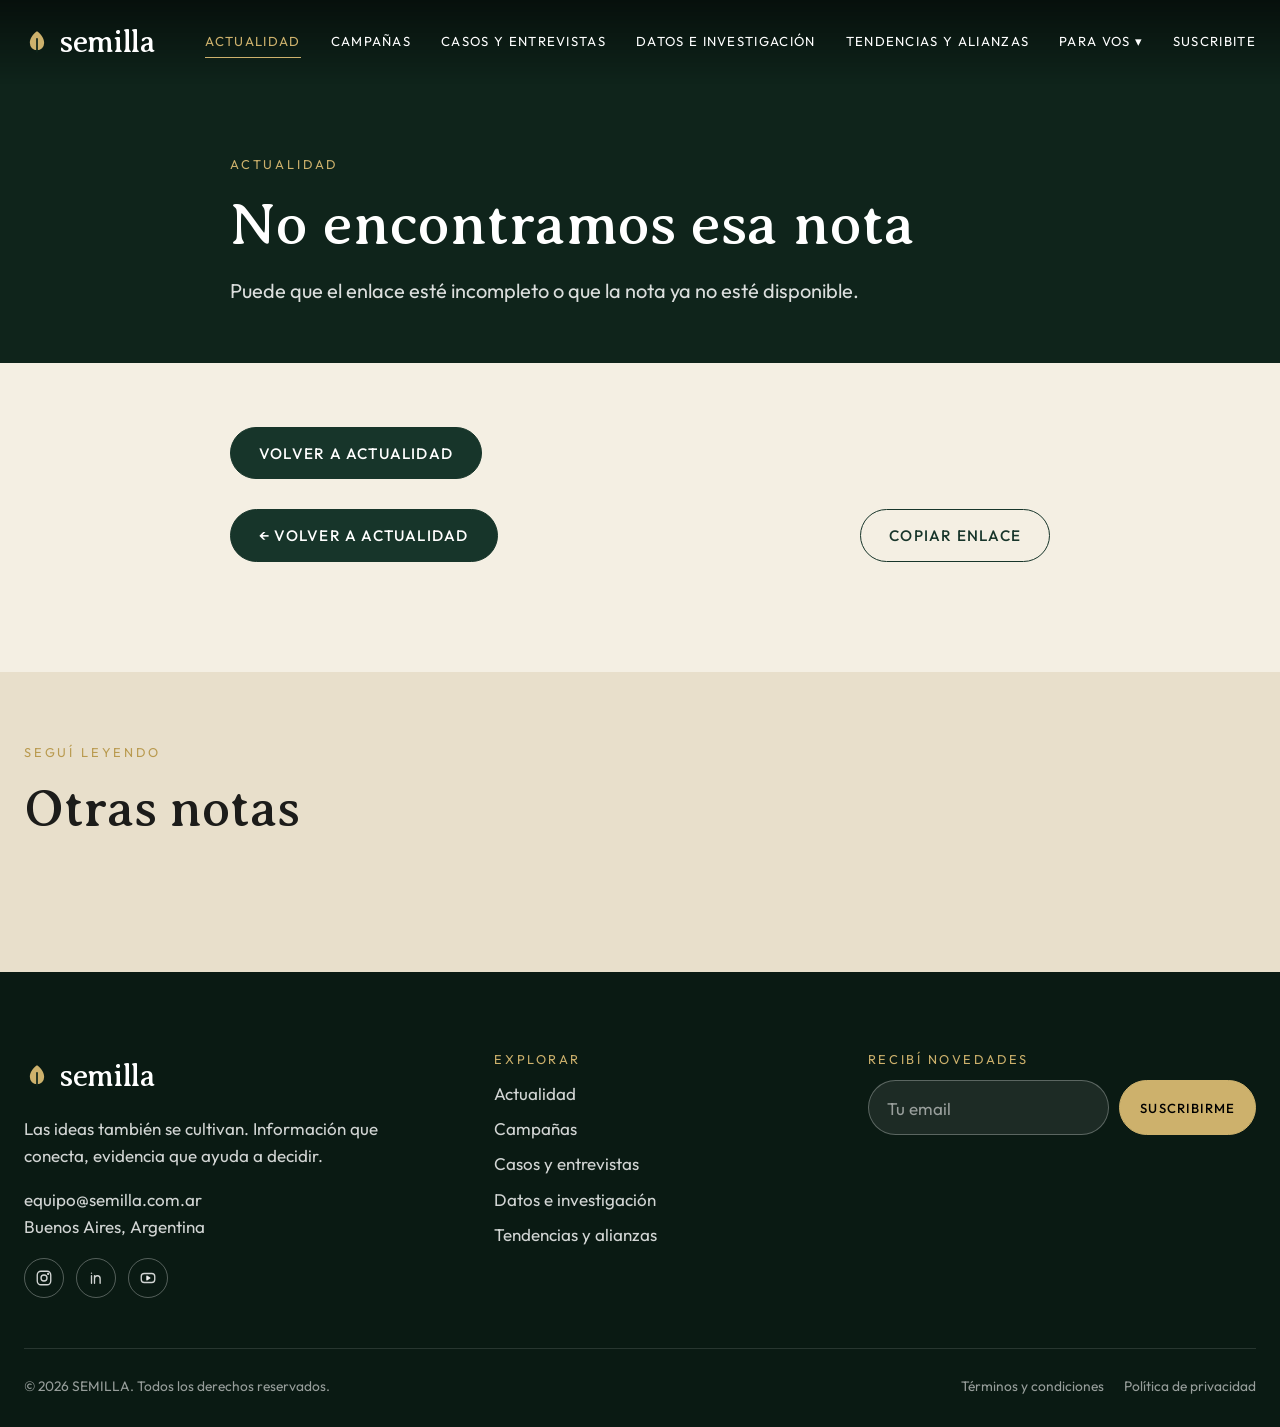
<file: articulo.html>
<!DOCTYPE html>
<html lang="es">
<head>
  <meta charset="utf-8">
  <meta name="viewport" content="width=device-width, initial-scale=1">
  <title>Nota | SEMILLA</title>
  <meta name="description" content="Nota de Actualidad de SEMILLA.">
  <meta name="theme-color" content="#0f241b">
  <link rel="icon" href="favicon.svg" type="image/svg+xml">
  <link rel="preconnect" href="https://fonts.googleapis.com">
  <link rel="preconnect" href="https://fonts.gstatic.com" crossorigin>
  <link href="https://fonts.googleapis.com/css2?family=Averia+Serif+Libre:wght@300;400;700&family=Outfit:wght@300;400;500;600&display=swap" rel="stylesheet">
  <link rel="stylesheet" href="css/style.css">
</head>
<body data-page="actualidad">
  <div id="site-header-slot"></div>

  <main id="contenido">
    <section class="article-head"><div class="wrap" id="a-head"></div></section>

    <article class="article-body">
      <div class="wrap">
        <div id="a-body"></div>
        <div class="article-nav">
          <a class="btn btn--dark" href="actualidad.html">← Volver a Actualidad</a>
          <button class="btn btn--ghost" id="copy" style="color:var(--green-800);border-color:var(--green-800)">Copiar enlace</button>
        </div>
      </div>
    </article>

    <section class="section section--sand" style="padding:70px 0">
      <div class="wrap">
        <div class="section__head"><span class="eyebrow" style="color:var(--gold-dark)">Seguí leyendo</span><h2 style="margin:0">Otras notas</h2></div>
        <div class="grid-3" id="related"></div>
      </div>
    </section>
  </main>

  <div id="site-footer-slot"></div>

  <script src="js/config.js"></script>
  <script src="js/data.js"></script>
  <script src="js/api.js"></script>
  <script src="js/layout.js"></script>
  <script src="js/main.js"></script>
  <script src="js/articulo.js"></script>
</body>
</html>
</file>
<file: css/style.css>
/* ==========================================================================
   SEMILLA — estilos globales
   Inspirado en la estructura visual de symbiosisnature.com (hero full-bleed,
   header transparente, serif en titulares, botones tipo píldora dorados).
   ========================================================================== */

:root {
  --green-950: #0a1a13;
  --green-900: #0f241b;
  --green-800: #17352a;
  --green-700: #1f4a3a;
  --green-600: #2d6350;
  --cream: #f4efe3;
  --sand: #e8dfcb;
  --gold: #cdb16c;
  --gold-dark: #b99a4f;
  --ink: #1c1c1a;
  --muted: #6b6a62;
  --white: #fff;

  --font-serif: "Averia Serif Libre", Georgia, "Times New Roman", serif;
  --font-sans: "Outfit", system-ui, -apple-system, "Segoe UI", Roboto, sans-serif;

  --radius-pill: 50px;
  --radius-card: 18px;
  --wrap: 1240px;
  --header-h: 84px;
  --ease: cubic-bezier(.2, .7, .2, 1);
}

*, *::before, *::after { box-sizing: border-box; }
html { scroll-behavior: smooth; -webkit-text-size-adjust: 100%; }
body {
  margin: 0;
  font-family: var(--font-sans);
  font-size: 17px;
  line-height: 1.6;
  color: var(--ink);
  background: var(--cream);
  -webkit-font-smoothing: antialiased;
}
img, svg { max-width: 100%; display: block; }
a { color: inherit; text-decoration: none; }
button { font: inherit; cursor: pointer; }
:focus-visible { outline: 2px solid var(--gold); outline-offset: 3px; }

.skip-link {
  position: absolute; left: -999px; top: 8px; z-index: 200;
  background: var(--gold); color: #000; padding: 10px 16px; border-radius: 8px;
}
.skip-link:focus { left: 8px; }

.wrap { width: min(var(--wrap), 100% - 48px); margin-inline: auto; }

h1, h2, h3, h4 { font-family: var(--font-serif); font-weight: 400; line-height: 1.1; margin: 0 0 .5em; }
h1 { font-size: clamp(2.6rem, 6.4vw, 5rem); }
h2 { font-size: clamp(2rem, 4.4vw, 3.3rem); }
h3 { font-size: clamp(1.5rem, 2.6vw, 2.1rem); }
p { margin: 0 0 1em; }

.eyebrow {
  font-size: .8rem; letter-spacing: .22em; text-transform: uppercase;
  color: var(--gold); margin-bottom: 1.1rem; display: block;
}

/* ---------- Botones ---------- */
.btn {
  display: inline-flex; align-items: center; justify-content: center; gap: .5em;
  background: var(--gold); color: #000; border: 1px solid var(--gold);
  border-radius: var(--radius-pill); padding: 14px 28px 12px;
  font-family: var(--font-sans); font-weight: 500; font-size: .95rem;
  letter-spacing: .08em; text-transform: uppercase;
  transition: background .25s var(--ease), color .25s var(--ease), transform .25s var(--ease);
}
.btn:hover { background: var(--gold-dark); border-color: var(--gold-dark); transform: translateY(-2px); }
.btn--ghost { background: transparent; color: #fff; border-color: rgba(255,255,255,.7); }
.btn--ghost:hover { background: #fff; color: #000; border-color: #fff; }
.btn--dark { background: var(--green-800); border-color: var(--green-800); color: #fff; }
.btn--dark:hover { background: var(--green-700); border-color: var(--green-700); }
.btn--sm { padding: 11px 20px 9px; font-size: .82rem; }

.link-arrow {
  display: inline-flex; gap: .5em; align-items: center;
  font-size: .85rem; letter-spacing: .12em; text-transform: uppercase;
  color: var(--gold); border-bottom: 1px solid transparent; padding-bottom: 2px;
  transition: gap .25s var(--ease), border-color .25s;
}
.link-arrow:hover { gap: .9em; border-color: var(--gold); }

/* ---------- Header ---------- */
.site-header {
  position: fixed; inset: 0 0 auto 0; z-index: 100; height: var(--header-h);
  display: flex; align-items: center; color: #fff;
  background: linear-gradient(rgba(0,0,0,.55), rgba(0,0,0,0));
  transition: background .3s var(--ease), box-shadow .3s var(--ease), height .3s var(--ease);
}
.site-header.is-solid {
  background: rgba(15, 36, 27, .94); backdrop-filter: blur(10px);
  box-shadow: 0 1px 0 rgba(255,255,255,.06); height: 70px;
}
.site-header .wrap { display: flex; align-items: center; justify-content: space-between; gap: 24px; }

.logo { display: inline-flex; align-items: center; gap: 10px; font-family: var(--font-serif); font-size: 1.9rem; letter-spacing: -.01em; }
.logo svg { width: 26px; height: 26px; color: var(--gold); }

.nav { display: flex; align-items: center; gap: 30px; }
.nav a, .nav button.nav__drop-btn {
  background: none; border: 0; color: inherit; padding: 6px 0;
  font-size: .82rem; letter-spacing: .1em; text-transform: uppercase; font-weight: 400;
  position: relative;
}
.nav > a::after, .nav__drop-btn::after {
  content: ""; position: absolute; left: 0; right: 100%; bottom: 0; height: 1px; background: var(--gold);
  transition: right .3s var(--ease);
}
.nav > a:hover::after, .nav > a[aria-current="page"]::after, .nav__drop:hover .nav__drop-btn::after { right: 0; }
.nav > a[aria-current="page"] { color: var(--gold); }

.nav__drop { position: relative; }
.nav__drop-menu {
  position: absolute; top: 100%; left: -16px; min-width: 190px; padding: 10px;
  background: var(--green-900); border: 1px solid rgba(255,255,255,.08); border-radius: 14px;
  opacity: 0; visibility: hidden; transform: translateY(6px);
  transition: all .25s var(--ease);
}
.nav__drop:hover .nav__drop-menu, .nav__drop:focus-within .nav__drop-menu { opacity: 1; visibility: visible; transform: none; }
.nav__drop-menu a { display: block; padding: 10px 14px; border-radius: 8px; }
.nav__drop-menu a:hover { background: rgba(255,255,255,.06); color: var(--gold); }
.nav__drop-menu a::after { display: none; }

.burger { display: none; background: none; border: 0; color: #fff; width: 44px; height: 44px; }
.burger span { display: block; width: 26px; height: 2px; background: currentColor; margin: 6px auto; transition: transform .3s; }

.offcanvas {
  position: fixed; inset: 0 0 0 auto; width: min(360px, 88vw); z-index: 150;
  background: var(--cream); color: var(--ink); padding: 28px;
  transform: translateX(100%); transition: transform .4s var(--ease);
  display: flex; flex-direction: column; gap: 6px; overflow-y: auto;
}
.offcanvas.is-open { transform: none; }
.offcanvas .logo { color: var(--green-800); margin-bottom: 18px; }
.offcanvas a { font-family: var(--font-serif); font-size: 1.6rem; padding: 8px 0; border-bottom: 1px solid rgba(0,0,0,.08); }
.offcanvas .sub { font-family: var(--font-sans); font-size: 1rem; color: var(--muted); padding-left: 14px; border: 0; }
.offcanvas__close { align-self: flex-end; background: none; border: 0; font-size: 2rem; line-height: 1; }
.scrim { position: fixed; inset: 0; background: rgba(0,0,0,.5); z-index: 140; opacity: 0; visibility: hidden; transition: .3s; }
.scrim.is-open { opacity: 1; visibility: visible; }

@media (max-width: 1060px) {
  .nav { display: none; }
  .burger { display: block; }
}

/* ---------- Hero ---------- */
.hero {
  position: relative; min-height: 100vh; min-height: 100svh; color: #fff;
  display: flex; align-items: flex-end; padding: calc(var(--header-h) + 40px) 0 9vh;
  background:
    linear-gradient(180deg, rgba(10,26,19,.35) 0%, rgba(10,26,19,.15) 40%, rgba(10,26,19,.8) 100%),
    url("../img/hero.jpg") center/cover no-repeat,
    radial-gradient(120% 90% at 70% 10%, #3f7a5f 0%, #1f4a3a 45%, #0a1a13 100%);
}
.hero__inner { max-width: 820px; }
.hero h1 { margin-bottom: .35em; }
.hero p.lead { font-size: clamp(1.1rem, 1.9vw, 1.45rem); max-width: 620px; color: rgba(255,255,255,.9); }
.hero__cta { display: flex; flex-wrap: wrap; gap: 14px; margin-top: 2rem; }
.hero__scroll {
  position: absolute; right: 28px; bottom: 28px; font-size: .72rem; letter-spacing: .25em; text-transform: uppercase;
  writing-mode: vertical-rl; opacity: .7;
}
.hero--short { min-height: 56vh; align-items: flex-end; padding-bottom: 6vh; }
.hero--short h1 { font-size: clamp(2.6rem, 6vw, 4.6rem); }

/* ---------- Secciones ---------- */
.section { padding: clamp(70px, 10vw, 130px) 0; position: relative; }
.section--dark { background: var(--green-900); color: #fff; }
.section--deep { background: var(--green-950); color: #fff; }
.section--sand { background: var(--sand); }
.section--bg {
  color: #fff;
  background:
    linear-gradient(rgba(10,26,19,.62), rgba(10,26,19,.72)),
    var(--bg-img, none) center/cover no-repeat,
    radial-gradient(100% 120% at 20% 0%, #2d6350 0%, #0f241b 70%);
}
.section__head { max-width: 760px; margin-bottom: clamp(36px, 5vw, 64px); }
.section__head p { color: inherit; opacity: .82; font-size: 1.1rem; }
.section__head--row { max-width: none; display: flex; justify-content: space-between; align-items: flex-end; gap: 24px; flex-wrap: wrap; }

/* Manifiesto (cita grande + texto) */
.manifesto { display: grid; grid-template-columns: 1.1fr 1fr; gap: clamp(32px, 6vw, 90px); align-items: center; }
.manifesto blockquote { margin: 0; font-family: var(--font-serif); font-size: clamp(2.1rem, 4.6vw, 3.8rem); line-height: 1.08; }
.manifesto cite { display: block; margin-top: 1.4rem; font-family: var(--font-sans); font-style: normal; font-size: .9rem; letter-spacing: .1em; opacity: .75; }
.manifesto__text { font-size: 1.12rem; color: rgba(255,255,255,.88); }
.manifesto__text .btn { margin-top: 1rem; }
@media (max-width: 860px) { .manifesto { grid-template-columns: 1fr; } }

/* ---------- Cards con fondo (temas) ---------- */
.grid-4 { display: grid; grid-template-columns: repeat(4, 1fr); gap: 20px; }
.grid-3 { display: grid; grid-template-columns: repeat(3, 1fr); gap: 26px; }
.grid-2 { display: grid; grid-template-columns: repeat(2, 1fr); gap: 26px; }
@media (max-width: 1100px) { .grid-4 { grid-template-columns: repeat(2, 1fr); } }
@media (max-width: 900px)  { .grid-3 { grid-template-columns: repeat(2, 1fr); } }
@media (max-width: 620px)  { .grid-4, .grid-3, .grid-2 { grid-template-columns: 1fr; } }

.tile {
  position: relative; display: flex; flex-direction: column; justify-content: flex-end;
  aspect-ratio: 3 / 4; padding: 26px; color: #fff; overflow: hidden; border-radius: var(--radius-card);
  background: var(--tile-bg, var(--green-700));
  isolation: isolate;
}
.tile::before { /* imagen opcional: definir --img en style o clase */
  content: ""; position: absolute; inset: 0; z-index: -2;
  background: var(--img, none) center/cover no-repeat;
  transition: transform .8s var(--ease);
}
.tile::after {
  content: ""; position: absolute; inset: 0; z-index: -1;
  background: linear-gradient(180deg, rgba(0,0,0,0) 30%, rgba(0,0,0,.72) 100%);
}
.tile:hover::before { transform: scale(1.06); }
.tile h3 { margin-bottom: .3em; }
.tile p { font-size: .98rem; opacity: .9; margin-bottom: 1rem; }
.tile .ico { position: absolute; top: 22px; left: 26px; width: 44px; height: 44px; color: var(--gold); opacity: .95; }

/* Categorías: gradientes de respaldo (reemplazar con fotos luego) */
.cat-leyes          { --tile-bg: radial-gradient(120% 100% at 80% 0%, #3d5875 0%, #14232f 80%); }
.cat-sostenibilidad { --tile-bg: radial-gradient(120% 100% at 80% 0%, #4d8a63 0%, #12301f 80%); }
.cat-ambiente       { --tile-bg: radial-gradient(120% 100% at 80% 0%, #2f8a8a 0%, #0d2f33 80%); }
.cat-empresas       { --tile-bg: radial-gradient(120% 100% at 80% 0%, #a58a4a 0%, #3a2d14 80%); }

/* ---------- Públicos (estilo "expediciones") ---------- */
.audience {
  position: relative; border-radius: var(--radius-card); overflow: hidden; color: #fff;
  min-height: 360px; padding: 28px; display: flex; flex-direction: column; justify-content: flex-end;
  background: var(--tile-bg, var(--green-700)); isolation: isolate;
}
.audience::before { content: ""; position: absolute; inset: 0; z-index: -2; background: var(--img, none) center/cover; transition: transform .8s var(--ease); }
.audience::after { content: ""; position: absolute; inset: 0; z-index: -1; background: linear-gradient(180deg, rgba(0,0,0,.05), rgba(0,0,0,.78)); }
.audience:hover::before { transform: scale(1.05); }
.audience .tag {
  position: absolute; top: 22px; left: 28px; font-size: .72rem; letter-spacing: .18em; text-transform: uppercase;
  padding: 6px 14px 4px; border: 1px solid rgba(255,255,255,.65); border-radius: var(--radius-pill);
}
.audience h3 { font-size: clamp(2rem, 3.6vw, 3rem); text-transform: uppercase; letter-spacing: -1px; margin-bottom: .15em; }
.audience h4 { font-family: var(--font-sans); font-size: 1.1rem; opacity: .9; margin-bottom: 1rem; }

/* ---------- Radar ---------- */
.radar { display: grid; grid-template-columns: repeat(4, 1fr); gap: 0; border-top: 1px solid rgba(255,255,255,.15); }
.radar__item { padding: 30px 26px 34px 0; border-right: 1px solid rgba(255,255,255,.12); }
.radar__item:last-child { border-right: 0; }
.radar__item + .radar__item { padding-left: 26px; }
.radar__n { font-family: var(--font-serif); color: var(--gold); font-size: 1.1rem; }
.radar__item h3 { font-size: 1.45rem; margin: .5em 0 .4em; }
.radar__item p { font-size: .96rem; opacity: .78; }
@media (max-width: 1000px) {
  .radar { grid-template-columns: 1fr 1fr; }
  .radar__item { border-right: 0; border-bottom: 1px solid rgba(255,255,255,.12); padding-left: 0 !important; }
}
@media (max-width: 560px) { .radar { grid-template-columns: 1fr; } }

/* ---------- Listas (actividades / recursos) ---------- */
.split { display: grid; grid-template-columns: 1fr 1fr; gap: clamp(30px, 5vw, 80px); }
@media (max-width: 860px) { .split { grid-template-columns: 1fr; } }
.list { list-style: none; padding: 0; margin: 0; }
.list li { display: flex; align-items: center; justify-content: space-between; gap: 16px; padding: 20px 0; border-bottom: 1px solid rgba(0,0,0,.14); }
.section--dark .list li, .section--deep .list li { border-color: rgba(255,255,255,.16); }
.list li strong { font-family: var(--font-serif); font-weight: 400; font-size: 1.3rem; display: block; line-height: 1.2; }
.list li small { opacity: .7; font-size: .85rem; }
.pill { font-size: .7rem; letter-spacing: .14em; text-transform: uppercase; padding: 6px 12px 4px; border-radius: var(--radius-pill); border: 1px solid currentColor; white-space: nowrap; opacity: .85; }

/* ---------- Artículos (Actualidad) ---------- */
.card {
  display: flex; flex-direction: column; background: #fff; border-radius: var(--radius-card); overflow: hidden;
  box-shadow: 0 1px 0 rgba(0,0,0,.04), 0 14px 34px -18px rgba(15,36,27,.35);
  transition: transform .35s var(--ease), box-shadow .35s var(--ease);
}
.card:hover { transform: translateY(-5px); box-shadow: 0 22px 44px -18px rgba(15,36,27,.45); }
.card__media {
  display: block; aspect-ratio: 16 / 10; background: var(--tile-bg, var(--green-700)); position: relative; overflow: hidden;
}
.card__media img { width: 100%; height: 100%; object-fit: cover; transition: transform .7s var(--ease); }
.card:hover .card__media img { transform: scale(1.05); }
.card__media .badge { position: absolute; top: 14px; left: 14px; }
.card__body { padding: 22px 24px 26px; display: flex; flex-direction: column; gap: 10px; flex: 1; }
.card__meta { font-size: .78rem; letter-spacing: .12em; text-transform: uppercase; color: var(--muted); display: flex; gap: 12px; flex-wrap: wrap; }
.card__title { font-family: var(--font-serif); font-size: 1.5rem; line-height: 1.18; margin: 0; }
.card__excerpt { color: #4a4a45; font-size: .98rem; margin: 0; }
.card .link-arrow { margin-top: auto; color: var(--green-700); }
.card .link-arrow:hover { border-color: var(--green-700); }

.badge {
  display: inline-block; font-size: .68rem; letter-spacing: .14em; text-transform: uppercase;
  padding: 6px 12px 4px; border-radius: var(--radius-pill); background: rgba(10,26,19,.78); color: #fff; backdrop-filter: blur(6px);
}
.badge--gold { background: var(--gold); color: #000; }
.badge--ghost { background: transparent; border: 1px solid currentColor; color: var(--muted); }

.featured {
  display: grid; grid-template-columns: 1.25fr 1fr; background: var(--green-900); color: #fff;
  border-radius: 24px; overflow: hidden; margin-bottom: 36px;
}
.featured__media { min-height: 380px; background: var(--tile-bg, var(--green-700)); position: relative; }
.featured__media img { position: absolute; inset: 0; width: 100%; height: 100%; object-fit: cover; }
.featured__body { padding: clamp(28px, 4vw, 56px); display: flex; flex-direction: column; justify-content: center; gap: 14px; }
.featured__body h2 { font-size: clamp(1.8rem, 3.2vw, 2.7rem); margin: 0; }
.featured__body p { opacity: .85; margin: 0; }
.featured .card__meta { color: rgba(255,255,255,.65); }
@media (max-width: 860px) { .featured { grid-template-columns: 1fr; } .featured__media { min-height: 240px; } }

/* Filtros */
.toolbar { display: flex; flex-wrap: wrap; gap: 14px; align-items: center; justify-content: space-between; margin-bottom: 32px; }
.chips { display: flex; flex-wrap: wrap; gap: 10px; }
.chip {
  background: transparent; border: 1px solid rgba(15,36,27,.35); color: var(--green-800);
  border-radius: var(--radius-pill); padding: 9px 18px 7px; font-size: .82rem; letter-spacing: .08em; text-transform: uppercase;
  transition: all .2s;
}
.chip:hover { border-color: var(--green-800); }
.chip[aria-pressed="true"] { background: var(--green-800); color: #fff; border-color: var(--green-800); }
.search {
  display: flex; align-items: center; gap: 10px; background: #fff; border: 1px solid rgba(15,36,27,.2);
  border-radius: var(--radius-pill); padding: 0 18px; min-width: min(320px, 100%);
}
.search input { border: 0; background: none; padding: 12px 0 10px; font: inherit; width: 100%; outline: none; }
.search svg { width: 18px; height: 18px; opacity: .55; flex: none; }
.empty { text-align: center; padding: 60px 0; color: var(--muted); }

/* Detalle de artículo */
.article-head { padding: calc(var(--header-h) + 70px) 0 56px; background: var(--green-900); color: #fff; }
.article-head .wrap, .article-body .wrap { max-width: 820px; }
.article-head h1 { font-size: clamp(2.2rem, 5vw, 3.7rem); margin: 14px 0 18px; }
.article-head .lead { font-size: 1.25rem; opacity: .85; margin: 0; }
.article-body { padding: 64px 0 40px; background: var(--cream); }
.article-body p { font-size: 1.14rem; line-height: 1.75; }
.article-body h2 { font-size: 1.9rem; margin: 1.8em 0 .5em; }
.article-nav { display: flex; justify-content: space-between; gap: 16px; flex-wrap: wrap; padding: 30px 0 70px; }
.notice {
  background: rgba(205,177,108,.16); border-left: 3px solid var(--gold); padding: 14px 18px; border-radius: 6px;
  font-size: .92rem; margin-bottom: 2rem;
}

/* ---------- CTA "Sé parte" ---------- */
.cta-trio { display: grid; grid-template-columns: repeat(3, 1fr); gap: 0; border-top: 1px solid rgba(255,255,255,.18); margin-top: 20px; }
.cta-trio > div { padding: 34px 30px 34px 0; display: flex; flex-direction: column; gap: 10px; align-items: flex-start; }
.cta-trio > div + div { padding-left: 30px; border-left: 1px solid rgba(255,255,255,.14); }
.cta-trio h3 { font-size: 1.7rem; margin: 0; }
.cta-trio p { opacity: .8; margin-bottom: .6rem; }
@media (max-width: 860px) {
  .cta-trio { grid-template-columns: 1fr; }
  .cta-trio > div + div { padding-left: 0; border-left: 0; border-top: 1px solid rgba(255,255,255,.14); }
}

/* ---------- Formularios ---------- */
.form { display: grid; gap: 12px; }
.form input[type="email"], .form input[type="text"], .form textarea {
  width: 100%; background: rgba(255,255,255,.08); border: 1px solid rgba(255,255,255,.28); color: #fff;
  padding: 14px 18px 12px; border-radius: 14px; font: inherit;
}
.form input::placeholder { color: rgba(255,255,255,.55); }
.form--light input { background: #fff; color: var(--ink); border-color: rgba(15,36,27,.25); }
.form--light input::placeholder { color: #888; }
.form .row { display: flex; gap: 10px; flex-wrap: wrap; }
.form .row input { flex: 1 1 220px; border-radius: var(--radius-pill); }
.form small { opacity: .65; font-size: .8rem; }
.form-msg { font-size: .92rem; min-height: 1.4em; color: var(--gold); }

/* ---------- Footer ---------- */
.site-footer { background: var(--green-950); color: rgba(255,255,255,.82); padding: 80px 0 30px; }
.footer__grid { display: grid; grid-template-columns: 1.3fr 1fr 1.2fr; gap: 50px; padding-bottom: 50px; border-bottom: 1px solid rgba(255,255,255,.12); }
.site-footer .logo { color: #fff; margin-bottom: 14px; }
.site-footer h4 { font-family: var(--font-sans); font-size: .8rem; letter-spacing: .2em; text-transform: uppercase; color: var(--gold); margin-bottom: 14px; }
.site-footer ul { list-style: none; padding: 0; margin: 0; display: grid; gap: 8px; }
.site-footer a:hover { color: var(--gold); }
.social { display: flex; gap: 12px; margin-top: 18px; }
.social a { width: 40px; height: 40px; border: 1px solid rgba(255,255,255,.3); border-radius: 50%; display: grid; place-items: center; transition: all .25s; }
.social a:hover { background: var(--gold); border-color: var(--gold); color: #000; }
.social svg { width: 18px; height: 18px; }
.footer__bottom { display: flex; justify-content: space-between; flex-wrap: wrap; gap: 12px; padding-top: 26px; font-size: .86rem; opacity: .7; }
.footer__bottom nav { display: flex; gap: 20px; flex-wrap: wrap; }
@media (max-width: 860px) { .footer__grid { grid-template-columns: 1fr; gap: 36px; } }

/* ---------- Animaciones de entrada ---------- */
.reveal { opacity: 0; transform: translateY(26px); transition: opacity .9s var(--ease), transform .9s var(--ease); }
.reveal.is-in { opacity: 1; transform: none; }
@media (prefers-reduced-motion: reduce) {
  html { scroll-behavior: auto; }
  .reveal { opacity: 1; transform: none; transition: none; }
  * { animation: none !important; }
}
</file>
